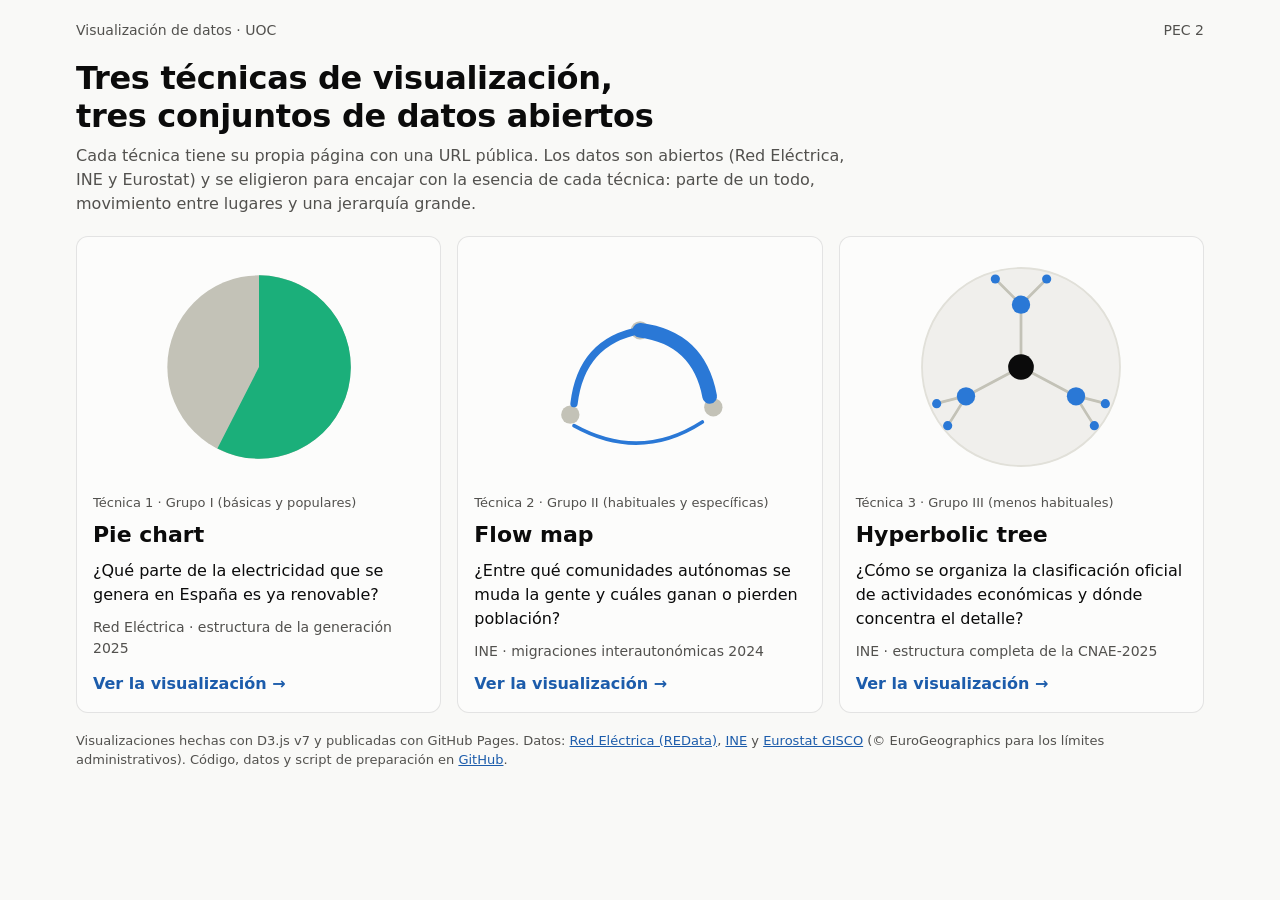
<file: index.html>
<!doctype html>
<html lang="es">
<head>
  <meta charset="utf-8">
  <meta name="viewport" content="width=device-width, initial-scale=1">
  <title>PEC 2 · Visualización de datos</title>
  <meta name="description" content="Tres técnicas de visualización (pie chart, flow map y hyperbolic tree) aplicadas a datos abiertos de Red Eléctrica, el INE y Eurostat.">
  <link rel="stylesheet" href="assets/estilo.css">
  <style>
    .tecnicas {
      display: grid;
      grid-template-columns: repeat(auto-fit, minmax(280px, 1fr));
      gap: 16px;
      margin-top: 8px;
    }

    .tecnica {
      display: flex;
      flex-direction: column;
      gap: 10px;
      color: inherit;
      text-decoration: none;
      transition: border-color 0.15s, transform 0.15s;
    }

    .tecnica:hover { border-color: var(--linea-base); transform: translateY(-2px); }
    .tecnica svg { width: 100%; max-width: 220px; height: auto; align-self: center; margin: 4px 0 6px; }
    .tecnica .grupo { font-size: 13px; color: var(--texto-2); }
    .tecnica h2 { margin: 0; font-size: 22px; line-height: 1.2; }
    .tecnica .pregunta { margin: 0; font-size: 16px; }
    .tecnica .datos { margin: 0; font-size: 14px; color: var(--texto-2); }
    .tecnica .ir { margin-top: auto; color: var(--enlace); font-weight: 600; }

    .icono-gris { fill: var(--linea-base); }
    .icono-trazo { fill: none; stroke: var(--serie-azul); stroke-linecap: round; }
    .icono-borde { fill: var(--superficie-2); stroke: var(--rejilla); }
  </style>
</head>
<body>
  <div class="pagina">
    <nav class="migas"><span>Visualización de datos · UOC</span><span>PEC 2</span></nav>

    <h1>Tres técnicas de visualización, tres conjuntos de datos abiertos</h1>
    <p class="subtitulo">
      Cada técnica tiene su propia página con una URL pública. Los datos son abiertos (Red Eléctrica, INE y Eurostat)
      y se eligieron para encajar con la esencia de cada técnica: parte de un todo, movimiento entre lugares y una jerarquía grande.
    </p>

    <section class="tecnicas" aria-label="Visualizaciones">
      <a class="tarjeta tecnica" href="pie/">
        <svg viewBox="0 0 120 120" aria-hidden="true">
          <circle class="icono-gris" cx="60" cy="60" r="50"/>
          <path d="M60 60 L60 10 A50 50 0 1 1 37.3 104.5 Z" style="fill: var(--serie-aqua)"/>
        </svg>
        <span class="grupo">Técnica 1 · Grupo I (básicas y populares)</span>
        <h2>Pie chart</h2>
        <p class="pregunta">¿Qué parte de la electricidad que se genera en España es ya renovable?</p>
        <p class="datos">Red Eléctrica · estructura de la generación 2025</p>
        <span class="ir">Ver la visualización →</span>
      </a>

      <a class="tarjeta tecnica" href="flowmap/">
        <svg viewBox="0 0 120 120" aria-hidden="true">
          <circle class="icono-gris" cx="22" cy="86" r="5"/>
          <circle class="icono-gris" cx="60" cy="40" r="5"/>
          <circle class="icono-gris" cx="100" cy="82" r="5"/>
          <path class="icono-trazo" d="M60 40 Q92 44 98 76" stroke-width="8"/>
          <path class="icono-trazo" d="M60 40 Q28 46 24 80" stroke-width="4"/>
          <path class="icono-trazo" d="M24 92 Q60 112 94 90" stroke-width="2"/>
        </svg>
        <span class="grupo">Técnica 2 · Grupo II (habituales y específicas)</span>
        <h2>Flow map</h2>
        <p class="pregunta">¿Entre qué comunidades autónomas se muda la gente y cuáles ganan o pierden población?</p>
        <p class="datos">INE · migraciones interautonómicas 2024</p>
        <span class="ir">Ver la visualización →</span>
      </a>

      <a class="tarjeta tecnica" href="hypertree/">
        <svg viewBox="0 0 120 120" aria-hidden="true">
          <circle class="icono-borde" cx="60" cy="60" r="54"/>
          <g class="icono-trazo" stroke-width="1.5" style="stroke: var(--linea-base)">
            <path d="M60 60 L60 26 M60 60 L90 76 M60 60 L30 76"/>
            <path d="M60 26 Q52 18 46 12 M60 26 Q68 18 74 12 M90 76 Q100 78 106 80 M90 76 Q96 86 100 92 M30 76 Q20 78 14 80 M30 76 Q24 86 20 92"/>
          </g>
          <circle cx="60" cy="60" r="7" style="fill: var(--texto)"/>
          <g style="fill: var(--serie-azul)">
            <circle cx="60" cy="26" r="5"/><circle cx="90" cy="76" r="5"/><circle cx="30" cy="76" r="5"/>
            <circle cx="46" cy="12" r="2.5"/><circle cx="74" cy="12" r="2.5"/><circle cx="106" cy="80" r="2.5"/>
            <circle cx="100" cy="92" r="2.5"/><circle cx="14" cy="80" r="2.5"/><circle cx="20" cy="92" r="2.5"/>
          </g>
        </svg>
        <span class="grupo">Técnica 3 · Grupo III (menos habituales)</span>
        <h2>Hyperbolic tree</h2>
        <p class="pregunta">¿Cómo se organiza la clasificación oficial de actividades económicas y dónde concentra el detalle?</p>
        <p class="datos">INE · estructura completa de la CNAE-2025</p>
        <span class="ir">Ver la visualización →</span>
      </a>
    </section>

    <p class="fuente">
      Visualizaciones hechas con D3.js v7 y publicadas con GitHub Pages.
      Datos: <a href="https://www.ree.es/es/datos/generacion/estructura-generacion">Red Eléctrica (REData)</a>,
      <a href="https://www.ine.es/">INE</a> y <a href="https://ec.europa.eu/eurostat/web/gisco">Eurostat GISCO</a>
      (© EuroGeographics para los límites administrativos).
      Código, datos y script de preparación en <a href="https://github.com/ilasierrafc/pec2-visualizacion">GitHub</a>.
    </p>
  </div>
</body>
</html>
</file>
<file: assets/estilo.css>
/* Estilos comunes de las tres visualizaciones de la PEC 2.
   Los colores se definen como variables para que el modo oscuro cambie en un solo sitio. */

:root {
  color-scheme: light;
  --pagina: #f9f9f7;
  --superficie: #fcfcfb;
  --superficie-2: #f0efec;
  --texto: #0b0b0b;
  --texto-2: #52514e;
  --texto-tenue: #898781;
  --rejilla: #e1e0d9;
  --linea-base: #c3c2b7;
  --borde: rgba(11, 11, 11, 0.10);
  --enlace: #1c5cab;
  --sombra: 0 6px 24px rgba(11, 11, 11, 0.12);

  /* Paleta categórica de referencia (orden fijo) */
  --serie-azul: #2a78d6;
  --serie-naranja: #eb6834;
  --serie-aqua: #1baf7a;
  --serie-amarillo: #eda100;

  --fuente: system-ui, -apple-system, "Segoe UI", sans-serif;
}

@media (prefers-color-scheme: dark) {
  :root:where(:not([data-theme="light"])) {
    color-scheme: dark;
    --pagina: #0d0d0d;
    --superficie: #1a1a19;
    --superficie-2: #232322;
    --texto: #f0efec;
    --texto-2: #c3c2b7;
    --texto-tenue: #898781;
    --rejilla: #2c2c2a;
    --linea-base: #383835;
    --borde: rgba(255, 255, 255, 0.10);
    --enlace: #86b6ef;
    --sombra: 0 6px 24px rgba(0, 0, 0, 0.5);
    --serie-azul: #3987e5;
    --serie-naranja: #d95926;
    --serie-aqua: #199e70;
    --serie-amarillo: #c98500;
  }
}

:root[data-theme="dark"] {
  color-scheme: dark;
  --pagina: #0d0d0d;
  --superficie: #1a1a19;
  --superficie-2: #232322;
  --texto: #f0efec;
  --texto-2: #c3c2b7;
  --texto-tenue: #898781;
  --rejilla: #2c2c2a;
  --linea-base: #383835;
  --borde: rgba(255, 255, 255, 0.10);
  --enlace: #86b6ef;
  --sombra: 0 6px 24px rgba(0, 0, 0, 0.5);
  --serie-azul: #3987e5;
  --serie-naranja: #d95926;
  --serie-aqua: #199e70;
  --serie-amarillo: #c98500;
}

* { box-sizing: border-box; }

figure { margin: 0; }

html, body {
  margin: 0;
  background: var(--pagina);
  color: var(--texto);
  font-family: var(--fuente);
  line-height: 1.5;
  -webkit-text-size-adjust: 100%;
}

.pagina {
  max-width: 1160px;
  margin: 0 auto;
  padding: 20px 16px 48px;
}

.migas {
  display: flex;
  flex-wrap: wrap;
  justify-content: space-between;
  gap: 4px 16px;
  font-size: 14px;
  color: var(--texto-2);
}

a { color: var(--enlace); }
.migas a { text-decoration: none; }
.migas a:hover { text-decoration: underline; }

h1 {
  font-size: clamp(22px, 3vw, 32px);
  line-height: 1.2;
  font-weight: 650;
  letter-spacing: -0.01em;
  margin: 18px 0 8px;
  max-width: 34ch;
  text-wrap: balance;
}

.subtitulo {
  margin: 0 0 20px;
  max-width: 78ch;
  color: var(--texto-2);
}

.tarjeta {
  background: var(--superficie);
  border: 1px solid var(--borde);
  border-radius: 12px;
  padding: 16px;
}

.controles {
  display: flex;
  flex-wrap: wrap;
  align-items: center;
  gap: 10px 22px;
  margin: 0 0 12px;
  font-size: 14px;
  color: var(--texto-2);
}

.controles label { display: inline-flex; align-items: center; gap: 8px; }

select, input[type="search"], input[type="text"], button {
  font: inherit;
  color: var(--texto);
  background: var(--superficie);
  border: 1px solid var(--linea-base);
  border-radius: 8px;
  padding: 6px 10px;
}

button { cursor: pointer; }
button:hover { background: var(--superficie-2); }
input[type="range"] { accent-color: var(--serie-azul); }

:focus-visible { outline: 2px solid var(--serie-azul); outline-offset: 2px; }

.grafico svg { display: block; width: 100%; height: auto; overflow: visible; }
.grafico svg text { font-family: var(--fuente); }

/* Halo del color de la superficie para que el texto se lea sobre las marcas */
.halo {
  paint-order: stroke;
  stroke: var(--superficie);
  stroke-width: 3px;
  stroke-linejoin: round;
}

.nota {
  margin: 14px 0 0;
  max-width: 78ch;
  font-size: 15px;
  color: var(--texto-2);
}

.nota strong { color: var(--texto); }

.fuente {
  margin-top: 18px;
  font-size: 13px;
  color: var(--texto-2);
}

details.tabla { margin-top: 18px; }
details.tabla summary { cursor: pointer; color: var(--enlace); font-size: 15px; }
details.tabla .contenedor-tabla { max-height: 420px; overflow: auto; margin-top: 8px; }

table { width: 100%; border-collapse: collapse; font-size: 14px; }
th, td { text-align: left; padding: 6px 8px; border-bottom: 1px solid var(--rejilla); vertical-align: top; }
th { color: var(--texto-2); font-weight: 600; position: sticky; top: 0; background: var(--superficie); }
.num { text-align: right; font-variant-numeric: tabular-nums; white-space: nowrap; }

.ficha {
  margin-top: 28px;
  display: grid;
  grid-template-columns: repeat(auto-fit, minmax(220px, 1fr));
  gap: 12px;
  font-size: 14px;
}

.ficha div { background: var(--superficie); border: 1px solid var(--borde); border-radius: 10px; padding: 10px 12px; }
.ficha dt { color: var(--texto-2); font-size: 13px; }
.ficha dd { margin: 2px 0 0; }

/* Tooltip: el valor manda, la etiqueta acompaña */
.tooltip {
  position: fixed;
  z-index: 20;
  pointer-events: none;
  max-width: 320px;
  padding: 8px 10px;
  background: var(--superficie);
  color: var(--texto);
  border: 1px solid var(--borde);
  border-radius: 8px;
  box-shadow: var(--sombra);
  font-size: 13px;
  line-height: 1.4;
}

.tooltip[hidden] { display: none; }
.tooltip .valor { display: block; font-size: 15px; font-weight: 650; }
.tooltip .etiqueta { display: block; color: var(--texto-2); }

.muestra {
  display: inline-block;
  width: 10px;
  height: 10px;
  border-radius: 50%;
  flex: none;
}

.sr-only {
  position: absolute;
  width: 1px;
  height: 1px;
  overflow: hidden;
  clip: rect(0 0 0 0);
  white-space: nowrap;
}
</file>
